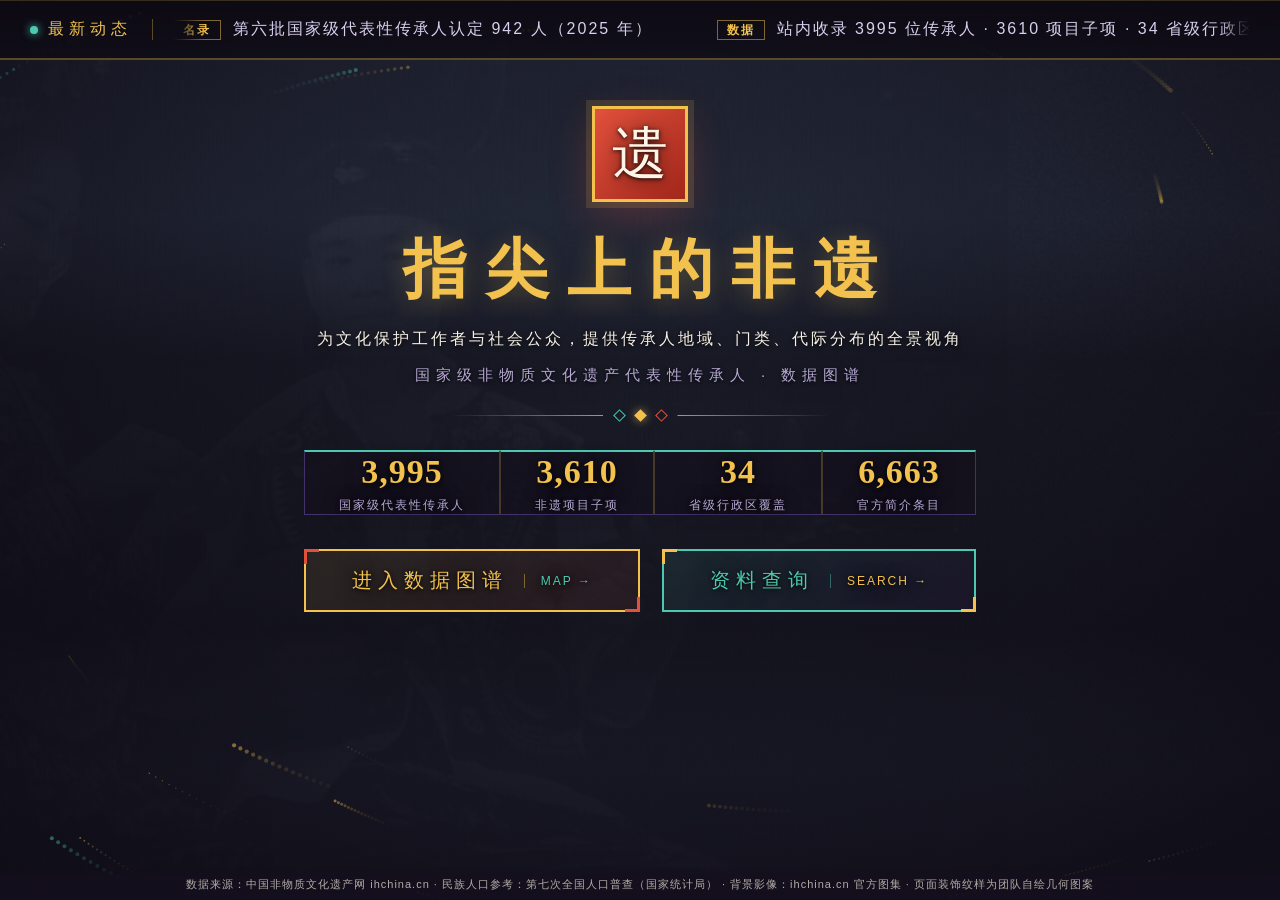
<file: index.html>
<!DOCTYPE html>
<html lang="zh-CN">
<head>
  <meta charset="UTF-8">
  <meta name="viewport" content="width=device-width, initial-scale=1.0">
  <title>指尖上的非遗</title>
  <link rel="icon" type="image/svg+xml" href="img/favicon.svg">
  <link rel="stylesheet" href="css/screen.css?v=20261022">
  <script src="js/guardfile.js"></script>
</head>
<body class="home">
  <!-- 移动端访问拦截遮罩 -->
  <div class="mobile-mask">
    <div class="mask-content">
      <div class="mask-icon">🖥️</div>
      <h1>请使用电脑端体验</h1>
      <p>「指尖上的非遗」是一款基于 1920×1080 分辨率设计的交互式数据大屏，暂未适配手机端显示。</p>
      <p>请将链接复制到电脑浏览器（推荐 Chrome / Edge）中全屏打开，体验完整的九图联动与数据检索。</p>
    </div>
  </div>
  <!-- 顶部动态通栏：站内事实轮播 -->
  <div class="news-ticker" id="news-ticker" aria-label="最新动态">
    <span class="nt-label"><b class="nt-dot" aria-hidden="true"></b>最新动态</span>
    <div class="nt-viewport">
      <div class="nt-track" id="nt-track">
        <span class="nt-item"><b>名录</b>第六批国家级代表性传承人认定 942 人（2025 年）</span>
      </div>
    </div>
  </div>

  <!-- 背景层：非遗影像轮播 → 深色蒙版 → 粒子漩涡 -->
  <div class="home-bg" aria-hidden="true">
    <div class="home-bg-slide on" style="background-image:url(/img/home/bg1.jpg)"></div>
    <div class="home-bg-slide" style="background-image:url(/img/home/bg2.jpg)"></div>
    <div class="home-bg-slide" style="background-image:url(/img/home/bg3.jpg)"></div>
    <div class="home-bg-slide" style="background-image:url(/img/home/bg4.jpg)"></div>
    <div class="home-bg-slide" style="background-image:url(/img/home/bg5.jpg)"></div>
    <div class="home-bg-slide" style="background-image:url(/img/home/bg6.jpg)"></div>
  </div>
  <div class="home-veil" aria-hidden="true"></div>
  <canvas id="vortex" aria-hidden="true"></canvas>

  <div class="home-wrap">
    <div class="home-seal" aria-hidden="true">遗</div>
    <h1 class="home-title">指尖上的非遗</h1>
    <p class="home-lead">为文化保护工作者与社会公众，提供传承人地域、门类、代际分布的全景视角</p>
    <p class="home-sub">国家级非物质文化遗产代表性传承人 · 数据图谱</p>

    <div class="home-rule" aria-hidden="true">
      <b class="ln"></b><b class="dm dm-teal"></b><b class="dm dm-gold"></b><b class="dm dm-red"></b><b class="ln"></b>
    </div>

    <div class="home-kpi">
      <div class="kpi"><b>3,995</b><span>国家级代表性传承人</span></div>
      <div class="kpi"><b>3,610</b><span>非遗项目子项</span></div>
      <div class="kpi"><b>34</b><span>省级行政区覆盖</span></div>
      <div class="kpi"><b>6,663</b><span>官方简介条目</span></div>
    </div>

    <div class="home-btns">
      <a class="home-btn" href="dashboard.html">
        <span>进入数据图谱</span>
        <i>MAP →</i>
      </a>
      <a class="home-btn home-btn-alt" href="search.html">
        <span>资料查询</span>
        <i>SEARCH →</i>
      </a>
    </div>

    <div class="home-timeline" aria-label="六批次认定历程 2007 至 2025">
      <div class="tl-line" aria-hidden="true"></div>
      <div class="t-nodes">
        <div class="t-node"><b>2007</b><span>第一批</span><i>226 人</i></div>
        <div class="t-node"><b>2008</b><span>第二批</span><i>550 人</i></div>
        <div class="t-node"><b>2009</b><span>第三批</span><i>705 人</i></div>
        <div class="t-node"><b>2012</b><span>第四批</span><i>495 人</i></div>
        <div class="t-node"><b>2018</b><span>第五批</span><i>1,077 人</i></div>
        <div class="t-node"><b>2025</b><span>第六批</span><i>942 人</i></div>
      </div>
    </div>

    <!-- 后续界面入口：在此处添加新的导航卡片/链接 -->

  </div>

  <footer class="ft home-ft">
    数据来源：中国非物质文化遗产网 ihchina.cn · 民族人口参考：第七次全国人口普查（国家统计局）
    · 背景影像：ihchina.cn 官方图集 · 页面装饰纹样为团队自绘几何图案
  </footer>

  <!-- 动态详情弹层：点通栏条目打开，Esc / 关闭钮 / 点遮罩收起 -->
  <div class="news-modal" id="news-modal" hidden>
    <div class="nm-backdrop" data-nm-close></div>
    <div class="nm-card" role="dialog" aria-modal="true" aria-labelledby="nm-title">
      <button class="nm-close" id="nm-close" aria-label="关闭" data-nm-close>&times;</button>
      <span class="nm-tag" id="nm-tag"></span>
      <h2 class="nm-title" id="nm-title"></h2>
      <div class="nm-body" id="nm-body"></div>
      <div class="nm-source">
        <span class="nm-src-label">来源</span>
        <span class="nm-src-name" id="nm-src-name"></span>
        <a class="nm-src-btn" id="nm-src-btn" href="#" target="_blank" rel="noopener noreferrer">官网直连 ↗</a>
        <a class="nm-link-btn" id="nm-link-btn" href="#"></a>
      </div>
    </div>
  </div>

  <script src="js/home.js?v=20261022" defer></script>
</body>
</html>
</file>
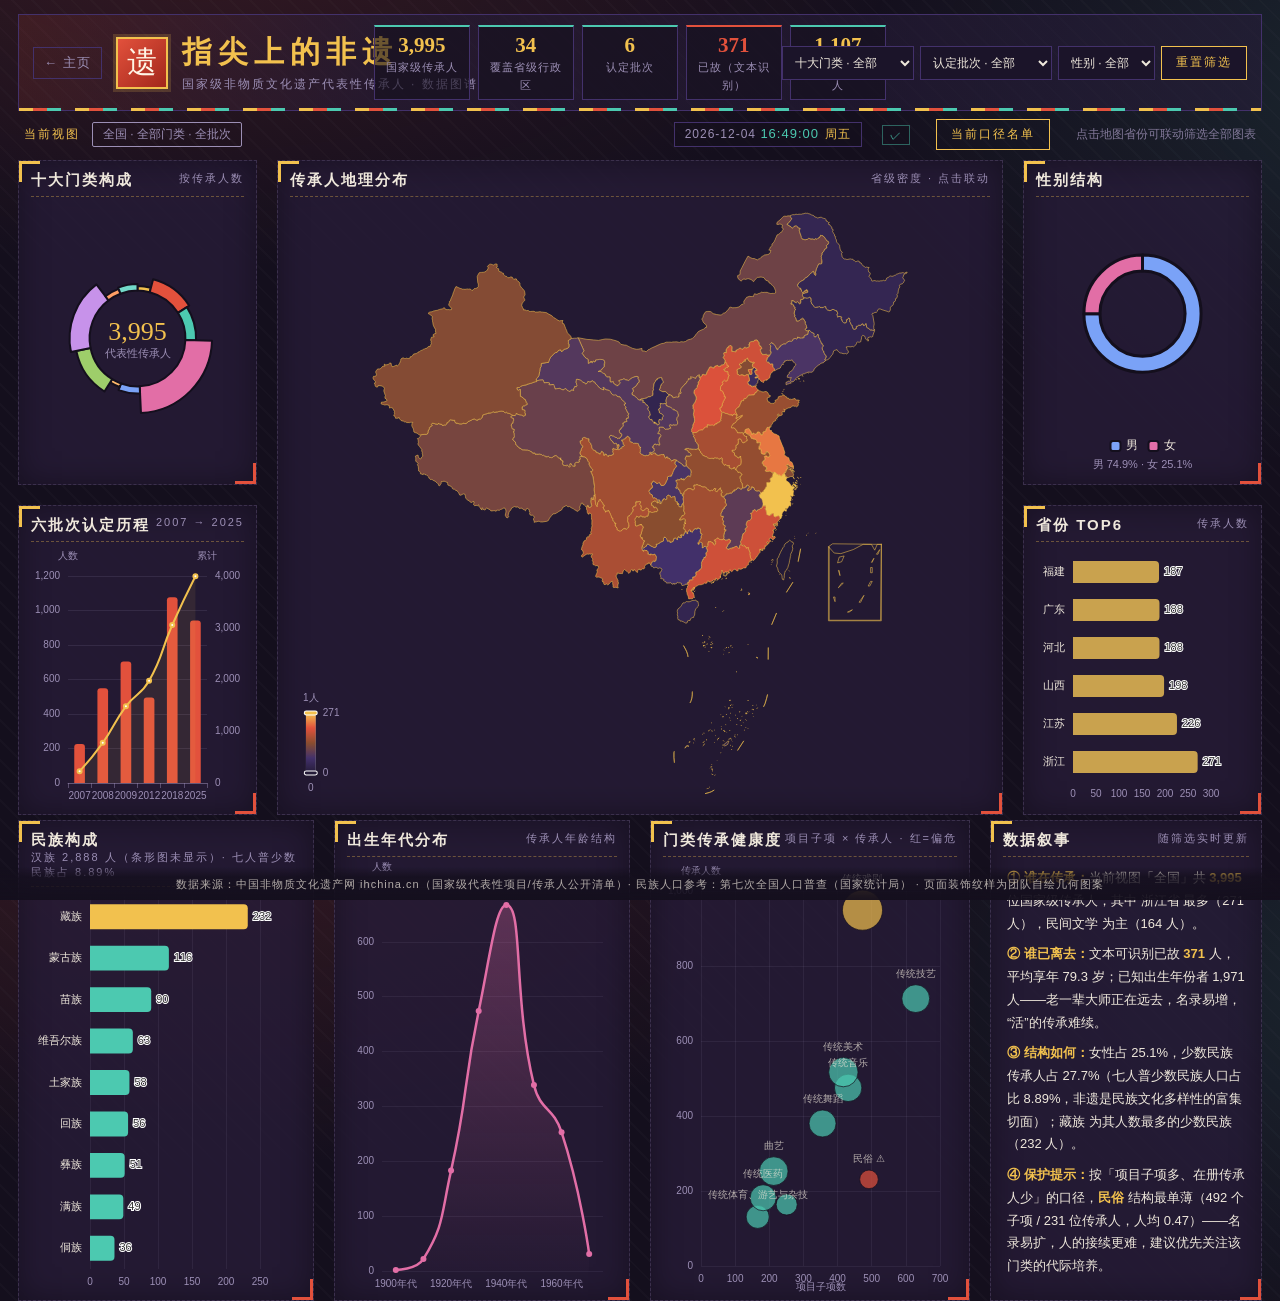
<file: dashboard.html>
<!DOCTYPE html>
<html lang="zh-CN">
<head>
  <meta charset="UTF-8">
  <meta name="viewport" content="width=device-width, initial-scale=1.0">
  <title>指尖上的非遗 · 国家级非遗代表性传承人数据图谱</title>
  <link rel="icon" type="image/svg+xml" href="img/favicon.svg">
  <link rel="stylesheet" href="css/screen.css">
  <script src="js/guardfile.js"></script>
</head>
<body>
  <!-- 移动端访问拦截遮罩 -->
  <div class="mobile-mask">
    <div class="mask-content">
      <div class="mask-icon">🖥️</div>
      <h1>请使用电脑端体验</h1>
      <p>「指尖上的非遗」是一款基于 1920×1080 分辨率设计的交互式数据大屏，暂未适配手机端显示。</p>
      <p>请将链接复制到电脑浏览器（推荐 Chrome / Edge）中全屏打开，体验完整的九图联动与数据检索。</p>
    </div>
  </div>
  <header class="hd">
    <div class="hd-brand">
      <a href="index.html" class="hd-back" title="返回主页">← 主页</a>
      <div class="hd-seal" aria-hidden="true">遗</div>
      <div class="hd-title">
        <h1>指尖上的非遗</h1>
        <p>国家级非物质文化遗产代表性传承人 · 数据图谱</p>
      </div>
    </div>
    <div class="hd-kpis" id="kpis">
      <div class="kpi"><b id="kpi-total">--</b><span>国家级传承人</span></div>
      <div class="kpi"><b id="kpi-prov">--</b><span>覆盖省级行政区</span></div>
      <div class="kpi"><b id="kpi-batch">--</b><span>认定批次</span></div>
      <div class="kpi kpi-dead"><b id="kpi-dead">--</b><span>已故（文本识别）</span></div>
      <div class="kpi"><b id="kpi-minor">--</b><span>少数民族传承人</span></div>
    </div>
    <div class="hd-ctrl">
      <select id="f-type" title="门类"><option value="">十大门类 · 全部</option></select>
      <select id="f-batch" title="批次"><option value="">认定批次 · 全部</option></select>
      <select id="f-sex" title="性别">
        <option value="">性别 · 全部</option><option>男</option><option>女</option>
      </select>
      <button id="f-reset" class="btn-reset">重置筛选</button>
    </div>
  </header>

  <div class="filter-bar">
    <span class="fb-label">当前视图</span>
    <span class="fb-tags" id="filter-tags"><em class="tag tag-all">全国 · 全部门类 · 全批次</em></span>
    <span class="hd-clock" id="clock" title="实时时间戳">--:--:--</span>
    <span class="selfcheck" id="selfcheck" title="系统自检">⟳</span>
    <div class="sc-panel" id="sc-panel" hidden></div>
    <button id="f-roster" class="fb-roster" title="查看当前口径下的传承人名单">当前口径名单</button>
    <span class="fb-hint">点击地图省份可联动筛选全部图表</span>
  </div>

  <main class="grid" id="grid">
    <section class="panel p-type">
      <h2>十大门类构成 <i>按传承人数</i></h2>
      <div class="chart" id="chart-type"></div>
    </section>

    <section class="panel p-map">
      <h2>传承人地理分布 <i>省级密度 · 点击联动</i></h2>
      <div class="chart" id="chart-map"></div>
    </section>

    <section class="panel p-sex">
      <h2>性别结构</h2>
      <div class="chart" id="chart-sex"></div>
      <div class="chart-note" id="sex-note"></div>
    </section>

    <section class="panel p-batch">
      <h2>六批次认定历程 <i>2007 → 2025</i></h2>
      <div class="chart" id="chart-batch"></div>
    </section>

    <section class="panel p-prov">
        <h2>省份 TOP6 <i>传承人数</i></h2>
      <div class="chart" id="chart-prov"></div>
    </section>
  </main>

  <main class="grid2">
    <section class="panel p-nation">
      <h2>民族构成 <i id="nation-note">对照七人普：少数民族占 8.89%</i></h2>
      <div class="chart" id="chart-nation"></div>
    </section>
    <section class="panel p-decade">
      <h2>出生年代分布 <i>传承人年龄结构</i></h2>
      <div class="chart" id="chart-decade"></div>
    </section>
    <section class="panel p-bubble">
      <h2>门类传承健康度 <i>项目子项 × 传承人 · 红=偏危</i></h2>
      <div class="chart" id="chart-bubble"></div>
    </section>
    <section class="panel p-story">
      <h2>数据叙事 <i>随筛选实时更新</i></h2>
      <div class="story" id="story">正在载入…</div>
    </section>
  </main>

  <footer class="ft">
    数据来源：中国非物质文化遗产网 ihchina.cn（国家级代表性项目/传承人公开清单）· 民族人口参考：第七次全国人口普查（国家统计局）
    · 页面装饰纹样为团队自绘几何图案
  </footer>

  <!-- 当前口径传承人名单弹层（从数字到人） -->
  <div class="roster-modal" id="roster-modal" hidden>
    <div class="rm-backdrop" data-rm-close></div>
    <div class="rm-card">
      <button class="rm-close" data-rm-close title="关闭">×</button>
      <h3 class="rm-title">当前口径传承人名录 <i id="roster-scope">全国</i></h3>
      <div class="rm-bar">
        <span class="rm-count" id="roster-count">--</span>
        <button class="rm-csv" id="roster-csv">导出当前口径全部名单 CSV</button>
      </div>
      <div class="rm-list" id="roster-list">正在载入…</div>
    </div>
  </div>

  <script src="assets/vendor/echarts.min.js"></script>
  <script src="js/api.js"></script>
  <script src="js/charts/theme.js"></script>
  <script src="js/charts/map.js"></script>
  <script src="js/charts/type.js"></script>
  <script src="js/charts/batch.js"></script>
  <script src="js/charts/sex.js"></script>
  <script src="js/charts/prov.js"></script>
  <script src="js/charts/nation.js"></script>
  <script src="js/charts/decade.js"></script>
  <script src="js/charts/bubble.js"></script>
  <script src="js/charts/story.js"></script>
  <script src="js/app.js"></script>
  <script src="js/clock.js"></script>
  <script src="js/selfcheck.js"></script>
</body>
</html>
</file>
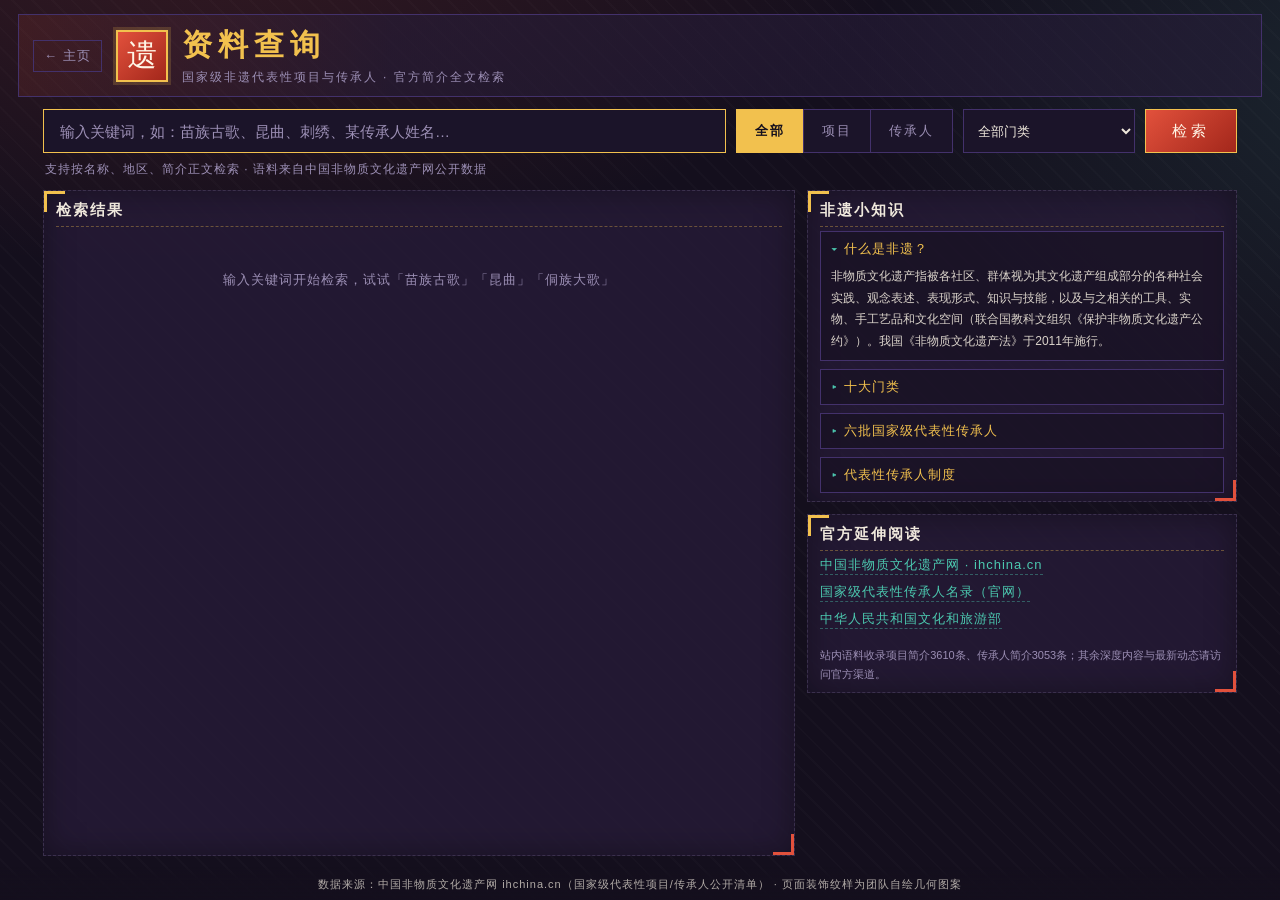
<file: search.html>
<!DOCTYPE html>
<html lang="zh-CN">
<head>
  <meta charset="UTF-8">
  <meta name="viewport" content="width=device-width, initial-scale=1.0">
  <title>资料查询 · 指尖上的非遗</title>
  <link rel="icon" type="image/svg+xml" href="img/favicon.svg">
  <link rel="stylesheet" href="css/screen.css">
  <script src="js/guardfile.js"></script>
</head>
<body class="search-page">
  <!-- 移动端访问拦截遮罩 -->
  <div class="mobile-mask">
    <div class="mask-content">
      <div class="mask-icon">🖥️</div>
      <h1>请使用电脑端体验</h1>
      <p>「指尖上的非遗」是一款基于 1920×1080 分辨率设计的交互式数据大屏，暂未适配手机端显示。</p>
      <p>请将链接复制到电脑浏览器（推荐 Chrome / Edge）中全屏打开，体验完整的九图联动与数据检索。</p>
    </div>
  </div>
  <header class="hd">
    <a class="hd-back" href="index.html">← 主页</a>
    <div class="hd-brand">
      <div class="hd-seal">遗</div>
      <div class="hd-title">
        <h1>资料查询</h1>
        <p>国家级非遗代表性项目与传承人 · 官方简介全文检索</p>
      </div>
    </div>
  </header>

  <div class="search-wrap">
    <div class="search-bar">
      <input id="q" type="search" placeholder="输入关键词，如：苗族古歌、昆曲、刺绣、某传承人姓名…" autocomplete="off">
      <div class="kind-tabs" id="kind-tabs">
        <button class="kind-tab active" data-kind="all">全部</button>
        <button class="kind-tab" data-kind="project">项目</button>
        <button class="kind-tab" data-kind="inheritor">传承人</button>
      </div>
      <select id="f-type">
        <option value="">全部门类</option>
      </select>
      <button class="btn-search" id="btn-search">检索</button>
    </div>
    <div class="search-meta" id="search-meta">支持按名称、地区、简介正文检索 · 语料来自中国非物质文化遗产网公开数据</div>

    <div class="search-main">
      <section class="panel s-results">
        <h2>检索结果 <i id="result-count"></i></h2>
        <div class="result-list" id="result-list">
          <div class="result-empty">输入关键词开始检索，试试「苗族古歌」「昆曲」「侗族大歌」</div>
        </div>
      </section>

      <aside class="s-side">
        <section class="panel">
          <h2>非遗小知识</h2>
          <div class="kb-cards">
            <details class="kb-card" open>
              <summary>什么是非遗？</summary>
              <p>非物质文化遗产指被各社区、群体视为其文化遗产组成部分的各种社会实践、观念表述、表现形式、知识与技能，以及与之相关的工具、实物、手工艺品和文化空间（联合国教科文组织《保护非物质文化遗产公约》）。我国《非物质文化遗产法》于2011年施行。</p>
            </details>
            <details class="kb-card">
              <summary>十大门类</summary>
              <p>国家级名录将非遗分为十大门类：民间文学、传统音乐、传统舞蹈、传统戏剧、曲艺、传统体育游艺与杂技、传统美术、传统技艺、传统医药、民俗。本页检索覆盖全部门类。</p>
            </details>
            <details class="kb-card">
              <summary>六批国家级代表性传承人</summary>
              <p>国家级非物质文化遗产代表性传承人认定工作已开展六批：2007、2008、2009、2012、2018、2025年，合计3995人（含已故）。可在数据图谱中查看批次历程。</p>
            </details>
            <details class="kb-card">
              <summary>代表性传承人制度</summary>
              <p>代表性传承人指经文化和旅游部认定、承担非遗传承使命的代表性个人。认定考虑其掌握的传统知识、技艺水平、传承能力与社会影响；已故者的认定记录仍保留在名录中，用于研究与纪念。</p>
            </details>
          </div>
        </section>

        <section class="panel">
          <h2>官方延伸阅读</h2>
          <ul class="ext-links">
            <li><a href="https://www.ihchina.cn/" target="_blank" rel="noopener">中国非物质文化遗产网 · ihchina.cn</a></li>
            <li><a href="https://www.ihchina.cn/representative.html" target="_blank" rel="noopener">国家级代表性传承人名录（官网）</a></li>
            <li><a href="https://www.mct.gov.cn/" target="_blank" rel="noopener">中华人民共和国文化和旅游部</a></li>
          </ul>
          <p class="ext-note">站内语料收录项目简介3610条、传承人简介3053条；其余深度内容与最新动态请访问官方渠道。</p>
        </section>
      </aside>
    </div>
  </div>

  <footer class="ft">
    数据来源：中国非物质文化遗产网 ihchina.cn（国家级代表性项目/传承人公开清单）
    · 页面装饰纹样为团队自绘几何图案
  </footer>

  <script src="js/api.js"></script>
  <script src="js/search.js"></script>
</body>
</html>
</file>
<file: css/screen.css>
:root {
  --bg: #140f1d;
  --bg2: #1b1429;
  --panel: rgba(38, 28, 56, .82);
  --panel-line: #43316b;
  --gold: #f2c14e;
  --red: #e2513c;
  --teal: #4cc9b0;
  --pink: #e26ea6;
  --text: #efe8dc;
  --muted: #9c8fb5;
  --serif: "STZhongsong", "SimSun", "Songti SC", serif;
}

* { margin: 0; padding: 0; box-sizing: border-box; }

html, body { height: 100%; }

body {
  min-height: 100vh;
  color: var(--text);
  font-family: "Microsoft YaHei", "PingFang SC", sans-serif;
  background:
    radial-gradient(1200px 600px at 15% -10%, rgba(226, 81, 60, .16), transparent 60%),
    radial-gradient(1000px 700px at 110% 10%, rgba(76, 201, 176, .12), transparent 55%),
    repeating-linear-gradient(45deg, rgba(255, 255, 255, .014) 0 2px, transparent 2px 14px),
    var(--bg);
  display: flex; flex-direction: column;
  padding: 14px 18px 40px;
}

/* ============ 顶部 ============ */
.hd {
  display: flex; align-items: center; gap: 14px;
  padding: 10px 14px;
  border: 1px solid var(--panel-line);
  background: linear-gradient(90deg, rgba(226, 81, 60, .12), rgba(38, 28, 56, .6) 30%, rgba(38, 28, 56, .6));
  position: relative;
}
.hd::after { /* 自绘几何角纹 */
  content: ""; position: absolute; left: 0; right: 0; bottom: -1px; height: 3px;
  background: repeating-linear-gradient(90deg, var(--gold) 0 14px, var(--red) 14px 28px, var(--teal) 28px 42px, transparent 42px 56px);
}
.hd-brand { display: flex; align-items: center; gap: 14px; flex: none; }
.hd-seal {
  width: 52px; height: 52px; flex: none;
  display: grid; place-items: center;
  font-family: var(--serif); font-size: 30px; color: #fff5e6;
  background: linear-gradient(135deg, var(--red), #a3271b);
  border: 2px solid var(--gold);
  box-shadow: 0 0 0 3px rgba(242, 193, 78, .18);
}
.hd-title h1 { font-family: var(--serif); font-size: 30px; letter-spacing: 6px; color: var(--gold); }
.hd-title p { font-size: 12px; letter-spacing: 2px; color: var(--muted); margin-top: 3px; white-space: nowrap; }

.hd-kpis { display: flex; gap: 8px; flex: 1; justify-content: center; min-width: 0; }
.kpi {
  min-width: 96px; text-align: center; padding: 6px 8px;
  background: rgba(20, 15, 29, .6); border: 1px solid var(--panel-line);
  border-top: 2px solid var(--teal);
}
.kpi b { display: block; font-size: 26px; color: var(--gold); font-family: var(--serif); line-height: 1.15; }
.kpi span { font-size: 11px; color: var(--muted); letter-spacing: 1px; }
.kpi-dead { border-top-color: var(--red); }
.kpi-dead b { color: var(--red); }

.hd-ctrl { display: flex; gap: 6px; align-items: center; flex: none; }
.hd-ctrl select, .btn-reset {
  height: 34px; padding: 0 8px; color: var(--text);
  background: var(--bg2); border: 1px solid var(--panel-line);
  font-size: 12px; outline: none; cursor: pointer;
  max-width: 132px;
}
.hd-ctrl select:focus { border-color: var(--gold); }
.btn-reset { color: var(--gold); border-color: var(--gold); letter-spacing: 2px; white-space: nowrap; padding: 0 14px; }
.btn-reset:hover { background: rgba(242, 193, 78, .15); }

/* ============ 筛选标签条 ============ */
.filter-bar {
  display: flex; align-items: center; gap: 12px;
  padding: 8px 6px 2px; font-size: 12px;
}
.fb-label { color: var(--gold); letter-spacing: 2px; }
.fb-tags { display: flex; gap: 8px; flex-wrap: wrap; }
.tag {
  font-style: normal; padding: 3px 10px; border: 1px solid var(--teal);
  color: var(--teal); background: rgba(76, 201, 176, .1); border-radius: 2px;
}
.tag-all { border-color: var(--muted); color: var(--muted); background: transparent; }
.tag-x { cursor: pointer; }
.tag-x:hover { border-color: var(--red); color: var(--red); }
.fb-hint { color: var(--muted); margin-left: auto; opacity: .8; }

/* 实时时间戳（筛选条右上角） */
.hd-clock {
  margin-left: auto; padding: 3px 10px;
  border: 1px solid var(--panel-line); background: rgba(20, 15, 29, .6);
  font-size: 12px; letter-spacing: 1px; color: var(--muted);
  font-variant-numeric: tabular-nums; white-space: nowrap;
}
.hd-clock b { color: var(--muted); font-weight: 400; }
.hd-clock i { font-style: normal; color: var(--teal); font-size: 13px; }
.hd-clock em { font-style: normal; color: var(--gold); margin-left: 6px; }
.filter-bar .hd-clock ~ .fb-hint { margin-left: 14px; } /* 时钟推到右侧，提示紧随其后 */

/* ============ 系统自检徽章 + 面板 ============ */
.filter-bar { position: relative; }
.selfcheck {
  margin-left: 8px; padding: 3px 7px; min-width: 18px; text-align: center;
  border: 1px solid var(--panel-line); background: rgba(20, 15, 29, .6);
  font-size: 11px; letter-spacing: 1px; cursor: pointer; user-select: none;
}
.selfcheck.sc-run { color: var(--muted); }
.selfcheck.sc-ok { color: var(--teal); border-color: rgba(76, 201, 176, .45); }
.selfcheck.sc-bad {
  color: var(--red); border-color: rgba(226, 81, 60, .65);
  animation: sc-blink 1.1s infinite;
}
@keyframes sc-blink { 50% { opacity: .5; } }
.sc-panel {
  position: absolute; right: 0; top: calc(100% + 8px);
  width: 380px; max-width: 90vw; z-index: 60;
  background: rgba(27, 20, 41, .97);
  border: 1px solid var(--panel-line);
  box-shadow: 0 14px 44px rgba(0, 0, 0, .55);
  padding: 10px 12px; font-size: 12px;
}
.sc-panel.sc-hasbad { border-color: rgba(226, 81, 60, .55); }
.sc-head {
  display: flex; align-items: center; gap: 10px;
  padding-bottom: 8px; margin-bottom: 6px;
  border-bottom: 1px dashed rgba(242, 193, 78, .3);
}
.sc-head b { color: var(--gold); font-weight: 600; letter-spacing: 1px; flex: 1; }
.sc-panel.sc-hasbad .sc-head { border-bottom-color: rgba(226, 81, 60, .45); }
.sc-panel.sc-hasbad .sc-head b { color: var(--red); }
.sc-time { color: var(--muted); font-size: 11px; font-variant-numeric: tabular-nums; }
.sc-close {
  border: none; background: none; color: var(--muted);
  font-size: 16px; cursor: pointer; line-height: 1; padding: 0 2px;
}
.sc-close:hover { color: var(--gold); }
.sc-item { display: flex; gap: 8px; align-items: flex-start; padding: 5px 0; }
.sc-item .sc-ico { width: 14px; flex: none; text-align: center; }
.sc-i-ok .sc-ico { color: var(--teal); }
.sc-i-bad .sc-ico { color: var(--red); }
.sc-i-run .sc-ico { color: var(--muted); }
.sc-item .sc-lb { flex: none; width: 70px; color: var(--text); }
.sc-item .sc-tx { color: var(--muted); line-height: 1.55; }
.sc-i-bad .sc-tx { color: #e8b0a6; }
.sc-fix { display: block; color: var(--red); margin-top: 2px; opacity: .95; }
.sc-acts { margin-top: 10px; display: flex; gap: 8px; justify-content: flex-end; }
.sc-btn {
  padding: 5px 14px; font-size: 12px; cursor: pointer; letter-spacing: 1px;
  color: var(--gold); background: transparent; border: 1px solid var(--gold);
}
.sc-btn:hover { background: rgba(242, 193, 78, .15); }
.sc-btn-red { color: #fff5e6; background: var(--red); border-color: var(--red); }
.sc-btn-red:hover { filter: brightness(1.12); background: var(--red); }

/* ============ 主网格 ============ */
.grid {
  flex: 1; min-height: 640px; margin-top: 8px;
  display: grid; gap: 20px; /* 留白：面板间距加大，提升呼吸感 */
  grid-template-columns: 1.15fr 1.7fr 1.7fr 1.15fr;
  grid-template-areas:
    "type map map sex"
    "batch map map prov";
  grid-template-rows: 1fr 1fr;
}
.panel {
  position: relative; display: flex; flex-direction: column;
  background: var(--panel);
  border: 1px dashed rgba(156, 143, 181, .2); /* 弱化框线：极细虚线 */
  padding: 10px 12px 8px;
  box-shadow: inset 0 0 30px rgba(0, 0, 0, .35);
}
.panel::before {
  content: ""; position: absolute; top: 0; left: 0; width: 18px; height: 18px;
  border-top: 3px solid var(--gold); border-left: 3px solid var(--gold);
}
.panel::after {
  content: ""; position: absolute; right: 0; bottom: 0; width: 18px; height: 18px;
  border-right: 3px solid var(--red); border-bottom: 3px solid var(--red);
}
.panel h2 {
  font-size: 15px; letter-spacing: 2px; color: var(--text);
  font-weight: 600; padding-bottom: 6px; margin-bottom: 4px;
  border-bottom: 1px dashed rgba(242, 193, 78, .35);
}
.panel h2 i { font-style: normal; font-size: 11px; color: var(--muted); float: right; font-weight: 400; }
.chart { flex: 1; min-height: 0; }
.chart-note { font-size: 11px; color: var(--muted); text-align: center; padding-bottom: 4px; }

.p-map { grid-area: map; }
.p-type { grid-area: type; }
.p-sex { grid-area: sex; }
.p-batch { grid-area: batch; }
.p-prov { grid-area: prov; }

/* ============ 叙事行 ============ */
.grid2 {
  display: grid; gap: 20px; margin-top: 20px; min-height: 280px; /* 留白：与主网格一致 */
  grid-template-columns: 1.25fr 1.25fr 1.35fr 1.15fr;
}
.story { flex: 1; font-size: 13px; line-height: 1.75; color: var(--text); padding: 6px 4px; }
.story p { margin-bottom: 8px; }
.story b { color: var(--gold); font-weight: 600; }
.s-gold { color: var(--gold); }
.s-red { color: var(--red); }
.s-teal { color: var(--teal); }
.s-hint { color: var(--muted); font-size: 11px; opacity: .85; }

/* ============ 页脚：固定底座，始终浮于图表与面板之上 ============ */
.ft {
  position: fixed;
  left: 0;
  bottom: 0;
  width: 100%;
  margin-top: 0;
  padding: 10px 4px 8px;
  font-size: 11px;
  color: rgba(239, 232, 220, .72);
  text-align: center;
  letter-spacing: 1px;
  z-index: 950;
  pointer-events: none;
  background: linear-gradient(to top, rgba(20, 15, 29, .97) 0%, rgba(20, 15, 29, .78) 70%, transparent 100%);
}
.ft a { pointer-events: auto; }

@media (max-width: 1400px) {
  .hd-kpis .kpi { min-width: 96px; }
  .kpi b { font-size: 21px; }
}

/* ============ 主页（极简入口） ============ */
body.home {
  justify-content: center; align-items: center;
  display: flex; flex-direction: column;
}
.home-wrap {
  flex: 1; display: flex; flex-direction: column;
  align-items: center; justify-content: center;
  text-align: center; padding: 40px 20px;
}
.home-seal {
  width: 96px; height: 96px;
  display: grid; place-items: center;
  font-family: var(--serif); font-size: 56px; color: #fff5e6;
  background: linear-gradient(135deg, var(--red), #a3271b);
  border: 3px solid var(--gold);
  box-shadow: 0 0 0 6px rgba(242, 193, 78, .14), 0 14px 40px rgba(226, 81, 60, .25);
  margin-bottom: 30px;
}
.home-title {
  font-family: var(--serif); font-size: 64px; letter-spacing: 18px;
  color: var(--gold); text-indent: 18px; line-height: 1.2;
  text-shadow: 0 4px 24px rgba(242, 193, 78, .28);
}
.home-sub {
  margin-top: 14px; font-size: 15px; letter-spacing: 6px;
  color: var(--muted);
}
.home-rule {
  width: 340px; height: 3px; margin: 30px 0 40px;
  background: repeating-linear-gradient(90deg,
    var(--gold) 0 16px, var(--red) 16px 32px,
    var(--teal) 32px 48px, transparent 48px 64px);
}
.home-btn {
  display: inline-flex; align-items: center; gap: 16px;
  padding: 16px 46px; text-decoration: none;
  color: var(--gold); font-size: 20px; letter-spacing: 6px;
  border: 2px solid var(--gold);
  background: linear-gradient(135deg, rgba(242, 193, 78, .10), rgba(226, 81, 60, .08));
  position: relative; transition: all .25s ease;
}
.home-btn i {
  font-style: normal; font-size: 12px; letter-spacing: 2px;
  color: var(--teal); border-left: 1px solid rgba(242, 193, 78, .45);
  padding-left: 16px;
}
.home-btn:hover {
  background: linear-gradient(135deg, rgba(242, 193, 78, .22), rgba(226, 81, 60, .18));
  box-shadow: 0 0 26px rgba(242, 193, 78, .3);
  transform: translateY(-2px);
}
.home-btn::before, .home-btn::after {
  content: ""; position: absolute; width: 12px; height: 12px;
}
.home-btn::before { top: -2px; left: -2px; border-top: 3px solid var(--red); border-left: 3px solid var(--red); }
.home-btn::after { right: -2px; bottom: -2px; border-right: 3px solid var(--red); border-bottom: 3px solid var(--red); }
.home-btns { display: flex; gap: 22px; flex-wrap: wrap; justify-content: center; }
.home-btn-alt { border-color: var(--teal); color: var(--teal); background: linear-gradient(135deg, rgba(76, 201, 176, .10), rgba(38, 28, 56, .4)); }
.home-btn-alt i { color: var(--gold); border-left-color: rgba(76, 201, 176, .45); }
.home-btn-alt:hover { background: linear-gradient(135deg, rgba(76, 201, 176, .22), rgba(38, 28, 56, .5)); box-shadow: 0 0 26px rgba(76, 201, 176, .3); }
.home-btn-alt::before { border-top-color: var(--gold); border-left-color: var(--gold); }
.home-btn-alt::after { border-right-color: var(--gold); border-bottom-color: var(--gold); }
.home-ft { margin-top: 0; }

/* ============ 主页：影像背景 / 漩涡粒子 / 信息层 / 时间轴 ============ */
body.home { position: relative; overflow-x: hidden; }
.home-bg { position: absolute; inset: 0; z-index: 0; }
.home-bg-slide {
  position: absolute; inset: 0;
  background-size: cover; background-position: center;
  opacity: 0; transition: opacity 2.2s ease-in-out;
}
.home-bg-slide.on { opacity: 1; }
.home-veil {
  position: absolute; inset: 0; z-index: 1; pointer-events: none;
  background:
    linear-gradient(180deg, transparent 24%, rgba(11, 8, 16, .52) 40%, rgba(11, 8, 16, .52) 70%, transparent 86%),
    radial-gradient(ellipse at 50% 44%, rgba(20, 15, 29, .26) 0%, rgba(16, 12, 24, .56) 55%, rgba(12, 9, 18, .84) 100%),
    linear-gradient(180deg, rgba(12, 9, 18, .34) 0%, rgba(12, 9, 18, .26) 42%, rgba(12, 9, 18, .72) 100%);
}
#vortex { position: absolute; inset: 0; width: 100%; height: 100%; display: block; z-index: 2; pointer-events: none; }
.home-wrap { position: relative; z-index: 3; text-shadow: 0 1px 4px rgba(0, 0, 0, .9), 0 2px 18px rgba(0, 0, 0, .6); }
body.home .home-sub, body.home .home-kpi span, body.home .t-node span { color: #b7a9d4; }

/* 入场编排：印章 → 标题 → 导语 → … → 时间轴 */
@keyframes home-up {
  from { opacity: 0; transform: translateY(18px); }
  to { opacity: 1; transform: none; }
}
body.home .news-ticker, body.home .home-seal, body.home .home-title, body.home .home-lead, body.home .home-sub,
body.home .home-rule, body.home .home-kpi, body.home .home-btns, body.home .home-timeline {
  animation: home-up .8s cubic-bezier(.2, .7, .3, 1) backwards;
}
body.home .home-title { animation-delay: .12s; }
body.home .home-lead { animation-delay: .24s; }
body.home .home-sub { animation-delay: .36s; }
body.home .home-rule { animation-delay: .48s; }
body.home .home-kpi { animation-delay: .6s; }
body.home .home-btns { animation-delay: .72s; }
body.home .home-timeline { animation-delay: .9s; }

/* 立意导语 */
.home-lead {
  margin-top: 16px; font-size: 16px; letter-spacing: 3px;
  color: #f7f1e6; opacity: 1; line-height: 1.7;
  text-shadow: 0 2px 5px rgba(0, 0, 0, .85), 0 0 16px rgba(0, 0, 0, .55);
}

/* 纹样分割线：金线—青菱—金菱—红菱—金线 */
.home-rule {
  display: flex; align-items: center; justify-content: center; gap: 12px;
  width: 380px; height: auto; margin: 26px 0 30px; background: none;
}
.home-rule .ln {
  flex: 1; height: 1px;
  background: linear-gradient(90deg, transparent, rgba(242, 193, 78, .75));
}
.home-rule .ln:last-child { transform: scaleX(-1); }
.home-rule .dm { width: 9px; height: 9px; transform: rotate(45deg); }
.home-rule .dm-gold { background: var(--gold); box-shadow: 0 0 10px rgba(242, 193, 78, .7); }
.home-rule .dm-teal { border: 1.5px solid var(--teal); }
.home-rule .dm-red { border: 1.5px solid var(--red); }

/* 数据亮点条 */
.home-kpi { display: flex; justify-content: center; margin: 0 0 34px; }
.home-kpi .kpi { padding: 0 34px; text-align: center; }
.home-kpi .kpi + .kpi { border-left: 1px solid rgba(242, 193, 78, .22); }
.home-kpi b {
  display: block; font-size: 34px; font-weight: 600;
  color: var(--gold); letter-spacing: 1px; font-variant-numeric: tabular-nums;
}
.home-kpi span { display: block; margin-top: 6px; font-size: 12px; letter-spacing: 2px; color: var(--muted); }

/* 按钮：呼吸光晕 + 悬浮扫光（不占用 ::before/::after 红角括） */
.home-btn {
  background-image:
    linear-gradient(115deg, transparent 42%, rgba(255, 255, 255, .30) 50%, transparent 58%),
    linear-gradient(135deg, rgba(242, 193, 78, .10), rgba(226, 81, 60, .08));
  background-size: 250% 100%, 100% 100%;
  background-position: 130% 0, 0 0;
  background-repeat: no-repeat;
  transition: background-position .55s ease, transform .25s ease, box-shadow .25s ease;
}
.home-btn:hover {
  background-image:
    linear-gradient(115deg, transparent 42%, rgba(255, 255, 255, .30) 50%, transparent 58%),
    linear-gradient(135deg, rgba(242, 193, 78, .22), rgba(226, 81, 60, .18));
  background-position: -30% 0, 0 0;
  transform: translateY(-2px);
  box-shadow: 0 0 26px rgba(242, 193, 78, .3);
}
.home-btn-alt {
  background-image:
    linear-gradient(115deg, transparent 42%, rgba(255, 255, 255, .26) 50%, transparent 58%),
    linear-gradient(135deg, rgba(76, 201, 176, .10), rgba(38, 28, 56, .4));
  animation: home-breathe-teal 4s ease-in-out infinite alternate;
}
.home-btn-alt:hover {
  background-image:
    linear-gradient(115deg, transparent 42%, rgba(255, 255, 255, .26) 50%, transparent 58%),
    linear-gradient(135deg, rgba(76, 201, 176, .22), rgba(38, 28, 56, .5));
  background-position: -30% 0, 0 0;
  box-shadow: 0 0 26px rgba(76, 201, 176, .3);
}
.home-btns .home-btn { animation: home-breathe 3s ease-in-out infinite alternate; }
@keyframes home-breathe {
  from { box-shadow: 0 0 10px rgba(242, 193, 78, .16); }
  to { box-shadow: 0 0 26px rgba(242, 193, 78, .42); }
}
@keyframes home-breathe-teal {
  from { box-shadow: 0 0 8px rgba(76, 201, 176, .12); }
  to { box-shadow: 0 0 22px rgba(76, 201, 176, .32); }
}

/* 时间轴：六批次认定历程（JS 挂了则静态全亮） */
.home-timeline { position: relative; width: min(880px, 94%); margin: 52px auto 10px; }
.home-timeline .tl-line {
  position: absolute; left: 4%; right: 4%; top: 5px; height: 1px;
  background: linear-gradient(90deg, transparent 0%, rgba(242, 193, 78, .55) 26%, rgba(242, 193, 78, .55) 74%, transparent 100%);
  transform: scaleX(1); transform-origin: left center; transition: transform 3.4s ease;
}
.js .home-timeline .tl-line { transform: scaleX(0); }
.js .home-timeline .tl-line.on { transform: scaleX(1); }
.t-nodes { display: flex; justify-content: space-between; position: relative; }
.t-node { display: flex; flex-direction: column; align-items: center; min-width: 76px; }
.t-node::before {
  content: ""; width: 10px; height: 10px; border-radius: 50%; margin-bottom: 12px;
  background: var(--gold); border: 2px solid #fff5e6;
  box-shadow: 0 0 12px rgba(242, 193, 78, .75); transition: all .5s ease;
}
.t-node b {
  font-size: 22px; font-weight: 700; color: var(--gold);
  letter-spacing: 1px; transition: color .5s ease;
}
.t-node span { margin-top: 3px; font-size: 12px; letter-spacing: 2px; color: var(--muted); }
.t-node i { margin-top: 4px; font-style: normal; font-size: 14px; color: var(--teal); }
.js .t-node {
  opacity: 0; transform: translateY(8px);
  transition: opacity .55s ease, transform .55s ease;
}
.js .t-node.on { opacity: 1; transform: none; }
.js .t-node:not(.on)::before {
  background: rgba(156, 143, 181, .28); border-color: rgba(156, 143, 181, .45); box-shadow: none;
}
.js .t-node:not(.on) b { color: #7d72a0; }

/* 顶部动态通栏：站内事实无缝滚动 */
.news-ticker {
  position: absolute; top: 0; left: 0; right: 0; z-index: 3;
  display: flex; align-items: center; gap: 20px;
  height: 60px; padding: 0 30px;
  background: linear-gradient(180deg, rgba(12, 9, 18, .95), rgba(12, 9, 18, .72));
  border-top: 1px solid rgba(242, 193, 78, .18);
  border-bottom: 2px solid rgba(242, 193, 78, .34);
  overflow: hidden;
}
.news-ticker.nt-off { display: none; }
.nt-label {
  flex: none; display: flex; align-items: center; gap: 10px;
  color: var(--gold); font-size: 16px; letter-spacing: 5px;
  padding-right: 20px; border-right: 1px solid rgba(242, 193, 78, .34);
}
.nt-dot {
  width: 8px; height: 8px; border-radius: 50%;
  background: var(--teal); box-shadow: 0 0 9px var(--teal);
  animation: nt-blink 1.5s ease-in-out infinite;
}
@keyframes nt-blink { 0%, 100% { opacity: 1; } 50% { opacity: .2; } }
.nt-viewport {
  flex: 1; min-width: 0; overflow: hidden;
  -webkit-mask-image: linear-gradient(90deg, transparent, #000 3%, #000 97%, transparent);
  mask-image: linear-gradient(90deg, transparent, #000 3%, #000 97%, transparent);
}
.nt-track {
  display: inline-flex; gap: 64px; white-space: nowrap;
  animation: nt-scroll 42s linear infinite;
  will-change: transform;
}
.nt-track:hover { animation-play-state: paused; }
.nt-item {
  font-size: 16px; color: #d9cfee; letter-spacing: 2px;
  cursor: pointer; transition: color .2s ease;
}
.nt-item:hover { color: var(--gold); text-decoration: underline; text-underline-offset: 5px; }
.nt-item b {
  font-size: 12px; font-weight: 600; color: var(--gold);
  border: 1px solid rgba(242, 193, 78, .5); padding: 2px 9px;
  margin-right: 12px; letter-spacing: 2px;
}
@keyframes nt-scroll { to { transform: translateX(-50%); } }

/* 动态详情弹层 */
.news-modal {
  position: fixed; inset: 0; z-index: 200;
  display: flex; align-items: center; justify-content: center;
}
.news-modal[hidden] { display: none; }
.nm-backdrop {
  position: absolute; inset: 0;
  background: rgba(10, 7, 16, .78);
  -webkit-backdrop-filter: blur(3px); backdrop-filter: blur(3px);
}
.nm-card {
  position: relative; width: min(640px, 92vw); max-height: 84vh;
  overflow-y: auto; background: rgba(27, 20, 41, .97);
  border: 1px solid var(--panel-line);
  box-shadow: 0 18px 60px rgba(0, 0, 0, .6);
  padding: 26px 32px 24px;
  animation: nm-pop .2s ease;
}
@keyframes nm-pop { from { opacity: 0; transform: translateY(10px) scale(.98); } to { opacity: 1; transform: none; } }
.nm-close {
  position: absolute; top: 10px; right: 14px;
  font-size: 24px; line-height: 1; color: var(--muted);
  background: none; border: none; cursor: pointer; padding: 4px 6px;
  transition: color .2s ease;
}
.nm-close:hover { color: var(--gold); }
.nm-tag {
  display: inline-block; font-size: 12px; font-weight: 600; color: var(--gold);
  border: 1px solid rgba(242, 193, 78, .5); padding: 3px 12px;
  letter-spacing: 3px;
}
.nm-title {
  margin: 14px 0 0; font-family: var(--serif); font-size: 22px;
  font-weight: 600; color: var(--text); letter-spacing: 1px; line-height: 1.5;
  padding-bottom: 14px; border-bottom: 1px dashed rgba(242, 193, 78, .3);
}
.nm-body { padding: 14px 0 6px; }
.nm-body p { margin: 0 0 10px; font-size: 15px; line-height: 1.9; color: var(--text); }
.nm-source {
  display: flex; align-items: center; flex-wrap: wrap; gap: 10px;
  margin-top: 12px; padding-top: 14px;
  border-top: 1px dashed rgba(242, 193, 78, .3);
}
.nm-src-label { font-size: 12px; letter-spacing: 3px; color: var(--muted); }
.nm-src-name { flex: 1; min-width: 0; font-size: 13px; color: var(--text); opacity: .9; }
.nm-src-btn, .nm-link-btn {
  flex: none;
  font-size: 13px; letter-spacing: 1px; text-decoration: none;
  padding: 6px 16px; border: 1px solid var(--gold); color: var(--gold);
  transition: background .2s ease, color .2s ease;
}
.nm-src-btn:hover { background: var(--gold); color: var(--bg); }
.nm-link-btn { border-color: var(--teal); color: var(--teal); }
.nm-link-btn:hover { background: var(--teal); color: var(--bg); }
.nm-link-btn[hidden] { display: none; }

/* 降低动效偏好：静态终态 */
@media (prefers-reduced-motion: reduce) {
  body.home *, body.home *::before, body.home *::after {
    animation: none !important; transition: none !important;
  }
}

/* 大屏页头返回链接 */
.hd-back {
  color: var(--muted); text-decoration: none; font-size: 13px;
  letter-spacing: 1px; border: 1px solid var(--panel-line);
  padding: 6px 10px; white-space: nowrap; transition: all .2s;
}
.hd-back:hover { color: var(--gold); border-color: var(--gold); }

/* ============ 资料查询页 ============ */
body.search-page { height: auto; min-height: 100vh; padding-bottom: 44px; }
body.search-page .hd::after { display: none; } /* 查询页去掉顶部彩色虚线 */
.search-wrap {
  flex: 1; display: flex; flex-direction: column;
  width: 96%; max-width: 1800px; margin: 12px auto 0; min-height: 0;
}
.search-bar {
  display: flex; gap: 10px; align-items: center; flex-wrap: wrap;
}
.search-bar input[type="search"] {
  flex: 1; min-width: 260px; height: 44px; padding: 0 16px;
  color: var(--text); background: var(--bg2);
  border: 1px solid var(--panel-line); outline: none; font-size: 15px;
}
.search-bar input[type="search"]:focus { border-color: var(--gold); }
.search-bar input[type="search"]::placeholder { color: var(--muted); }
.kind-tabs { display: flex; gap: 0; }
.kind-tab {
  height: 44px; padding: 0 18px; cursor: pointer;
  color: var(--muted); background: var(--bg2);
  border: 1px solid var(--panel-line); border-right: none;
  font-size: 13px; letter-spacing: 2px; outline: none;
}
.kind-tab:last-child { border-right: 1px solid var(--panel-line); }
.kind-tab.active { color: var(--bg); background: var(--gold); border-color: var(--gold); font-weight: 600; }
.search-bar select {
  height: 44px; padding: 0 10px; color: var(--text);
  background: var(--bg2); border: 1px solid var(--panel-line);
  font-size: 13px; outline: none; cursor: pointer; max-width: 180px;
}
.search-bar select:focus { border-color: var(--gold); }
.btn-search {
  height: 44px; padding: 0 26px; cursor: pointer;
  color: #fff5e6; background: linear-gradient(135deg, var(--red), #a3271b);
  border: 1px solid var(--gold); font-size: 15px; letter-spacing: 4px;
}
.btn-search:hover { filter: brightness(1.15); }
.search-meta { margin: 8px 2px 12px; font-size: 12px; color: var(--muted); letter-spacing: 1px; }
.search-main {
  flex: 1; display: grid; gap: 12px; min-height: 0;
  grid-template-columns: 1.75fr 1fr; align-items: stretch;
}
.s-results { min-height: 420px; overflow: visible; }
.result-list { overflow: visible; height: auto; }
.s-side {
  position: sticky; top: 12px; align-self: start;
  max-height: calc(100vh - 24px); overflow-y: auto;
  display: flex; flex-direction: column; gap: 12px;
}
.s-side > .panel:first-child { flex: none; }
.result-empty { padding: 40px 10px; text-align: center; color: var(--muted); font-size: 13px; letter-spacing: 1px; }
.result-card {
  border: 1px solid var(--panel-line); background: rgba(20, 15, 29, .5);
  padding: 10px 12px; margin-bottom: 10px;
}
.result-card:hover { border-color: rgba(242, 193, 78, .45); }
.rc-head { display: flex; align-items: center; gap: 10px; cursor: pointer; flex-wrap: wrap; }
.rc-head h3 { font-size: 16px; color: var(--gold); font-weight: 600; letter-spacing: 1px; }
.rc-badges { display: flex; gap: 6px; flex-wrap: wrap; flex: 1; }
.rb {
  font-style: normal; font-size: 11px; padding: 2px 8px;
  border: 1px solid var(--teal); color: var(--teal);
  background: rgba(76, 201, 176, .08); border-radius: 2px; letter-spacing: 1px;
}
.b-proj { border-color: var(--pink); color: var(--pink); background: rgba(226, 110, 166, .08); }
.b-inh { border-color: var(--gold); color: var(--gold); background: rgba(242, 193, 78, .08); }
.rb-batch { border-color: var(--muted); color: var(--muted); background: transparent; }
.rb-extra { border-color: var(--panel-line); color: var(--muted); background: transparent; }
.rc-toggle { font-size: 12px; color: var(--muted); white-space: nowrap; }
.rc-head:hover .rc-toggle { color: var(--gold); }
.rc-link {
  font-size: 12px; color: var(--teal); text-decoration: none; white-space: nowrap;
  border-bottom: 1px dashed rgba(76, 201, 176, .45); padding-bottom: 1px;
}
.rc-link:hover { color: var(--gold); border-color: var(--gold); }
.rc-src {
  margin-top: 12px; padding-top: 10px;
  border-top: 1px dashed rgba(242, 193, 78, .35);
  font-size: 12px; color: var(--muted);
}
.rc-src a { color: var(--teal); text-decoration: none; border-bottom: 1px dashed rgba(76, 201, 176, .45); }
.rc-src a:hover { color: var(--gold); border-color: var(--gold); }
.rc-snippet {
  margin-top: 6px; font-size: 13px; line-height: 1.7; color: var(--text);
  opacity: .92;
}
.rc-full {
  margin-top: 10px; padding: 12px;
  border-top: 1px dashed rgba(242, 193, 78, .35);
  font-size: 13px; line-height: 1.9; color: var(--text);
  max-height: 420px; overflow-y: auto;
}
mark { background: rgba(242, 193, 78, .28); color: #ffe9ad; padding: 0 2px; border-radius: 2px; }
.kb-cards { display: flex; flex-direction: column; gap: 8px; }
.kb-card {
  border: 1px solid var(--panel-line); background: rgba(20, 15, 29, .5);
  padding: 8px 10px;
}
.kb-card summary {
  cursor: pointer; font-size: 13px; color: var(--gold);
  letter-spacing: 1px; list-style: none;
}
.kb-card summary::before { content: "▸ "; color: var(--teal); }
.kb-card[open] summary::before { content: "▾ "; }
.kb-card p { margin-top: 8px; font-size: 12px; line-height: 1.8; color: var(--text); opacity: .9; }
.ext-links { list-style: none; }
.ext-links li { margin-bottom: 8px; }
.ext-links a {
  color: var(--teal); text-decoration: none; font-size: 13px; letter-spacing: 1px;
  border-bottom: 1px dashed rgba(76, 201, 176, .4); padding-bottom: 2px;
}
.ext-links a:hover { color: var(--gold); border-color: var(--gold); }
.ext-note { margin-top: 10px; font-size: 11px; line-height: 1.7; color: var(--muted); }

@media (max-width: 960px) {
  .search-main { grid-template-columns: 1fr; }
  .s-results { max-height: none; }
  .s-side { position: static; max-height: none; overflow-y: visible; }
}

/* 全局滚动条：暗金细条 */
::-webkit-scrollbar { width: 6px; height: 6px; }
::-webkit-scrollbar-track { background: rgba(255, 255, 255, .05); }
::-webkit-scrollbar-thumb { background: rgba(242, 193, 78, .5); border-radius: 4px; }
::-webkit-scrollbar-thumb:hover { background: rgba(242, 193, 78, .8); }

/* ================= 移动端访问拦截 ================= */
.mobile-mask { display: none; }
@media screen and (max-width: 1024px) {
  .mobile-mask {
    display: flex;
    position: fixed;
    top: 0;
    left: 0;
    width: 100vw;
    height: 100vh;
    background-color: #140f1d;
    z-index: 99999;
    justify-content: center;
    align-items: center;
    text-align: center;
    padding: 20px;
    box-sizing: border-box;
  }
  .mask-content { max-width: 400px; color: #f2c14e; }
  .mask-icon { font-size: 60px; margin-bottom: 20px; }
  .mask-content h1 {
    font-size: 24px;
    margin: 0 0 15px 0;
    color: #fff;
    font-family: "Source Han Sans SC", "Noto Sans CJK SC", "黑体", "SimHei", sans-serif;
  }
  .mask-content p { font-size: 14px; color: #9c8fb5; line-height: 1.6; margin: 0 0 10px 0; }
  body > *:not(.mobile-mask) { display: none !important; }
}

/* ---------- 当前口径名单弹层（从数字到人 + CSV 导出） ---------- */
.fb-roster {
  margin-left: 14px;
  padding: 6px 14px;
  background: transparent;
  border: 1px solid var(--gold);
  color: var(--gold);
  letter-spacing: 2px;
  cursor: pointer;
  font-family: inherit;
  font-size: 12px;
}
.fb-roster:hover { background: rgba(242, 193, 78, .15); }
.roster-modal { position: fixed; inset: 0; z-index: 1200; display: flex; align-items: center; justify-content: center; }
.roster-modal[hidden] { display: none; }
.rm-backdrop { position: absolute; inset: 0; background: rgba(8, 5, 14, .78); }
.rm-card {
  position: relative;
  width: min(880px, 92vw);
  max-height: 82vh;
  display: flex;
  flex-direction: column;
  background: #1b1429;
  border: 1px solid var(--panel-line);
  border-radius: 10px;
  padding: 18px 22px;
  box-shadow: 0 18px 60px rgba(0, 0, 0, .55);
}
.rm-close {
  position: absolute;
  top: 10px;
  right: 14px;
  background: none;
  border: none;
  color: var(--muted);
  font-size: 24px;
  cursor: pointer;
}
.rm-close:hover { color: var(--gold); }
.rm-title { margin: 0 0 10px; font-size: 18px; color: var(--gold); letter-spacing: 1px; }
.rm-title i { font-style: normal; color: var(--teal); font-size: 13px; margin-left: 10px; }
.rm-bar {
  display: flex;
  align-items: center;
  gap: 16px;
  padding-bottom: 10px;
  border-bottom: 1px solid var(--panel-line);
}
.rm-count { color: var(--muted); font-size: 13px; flex: 1; }
.rm-csv {
  padding: 6px 14px;
  background: transparent;
  border: 1px solid var(--teal);
  color: var(--teal);
  cursor: pointer;
  letter-spacing: 1px;
  font-family: inherit;
  font-size: 12px;
  white-space: nowrap;
}
.rm-csv:hover { background: rgba(76, 201, 176, .15); }
.rm-csv:disabled { opacity: .5; cursor: wait; }
.rm-list { overflow-y: auto; padding: 8px 4px 4px; }
.rm-row {
  display: grid;
  grid-template-columns: 110px 1fr 250px 170px 64px;
  gap: 10px;
  align-items: center;
  padding: 8px 6px;
  border-bottom: 1px dashed rgba(156, 143, 181, .25);
  font-size: 13px;
}
.rm-name { color: var(--gold); font-weight: 600; }
.rm-proj { color: var(--text); min-width: 0; overflow: hidden; text-overflow: ellipsis; white-space: nowrap; }
.rm-meta, .rm-region { color: var(--muted); font-size: 12px; min-width: 0; overflow: hidden; text-overflow: ellipsis; white-space: nowrap; }
.rm-link { color: var(--teal); text-decoration: none; font-size: 12px; white-space: nowrap; }
.rm-link:hover { text-decoration: underline; }
.rm-loading { color: var(--muted); text-align: center; padding: 30px 0; }
</file>
